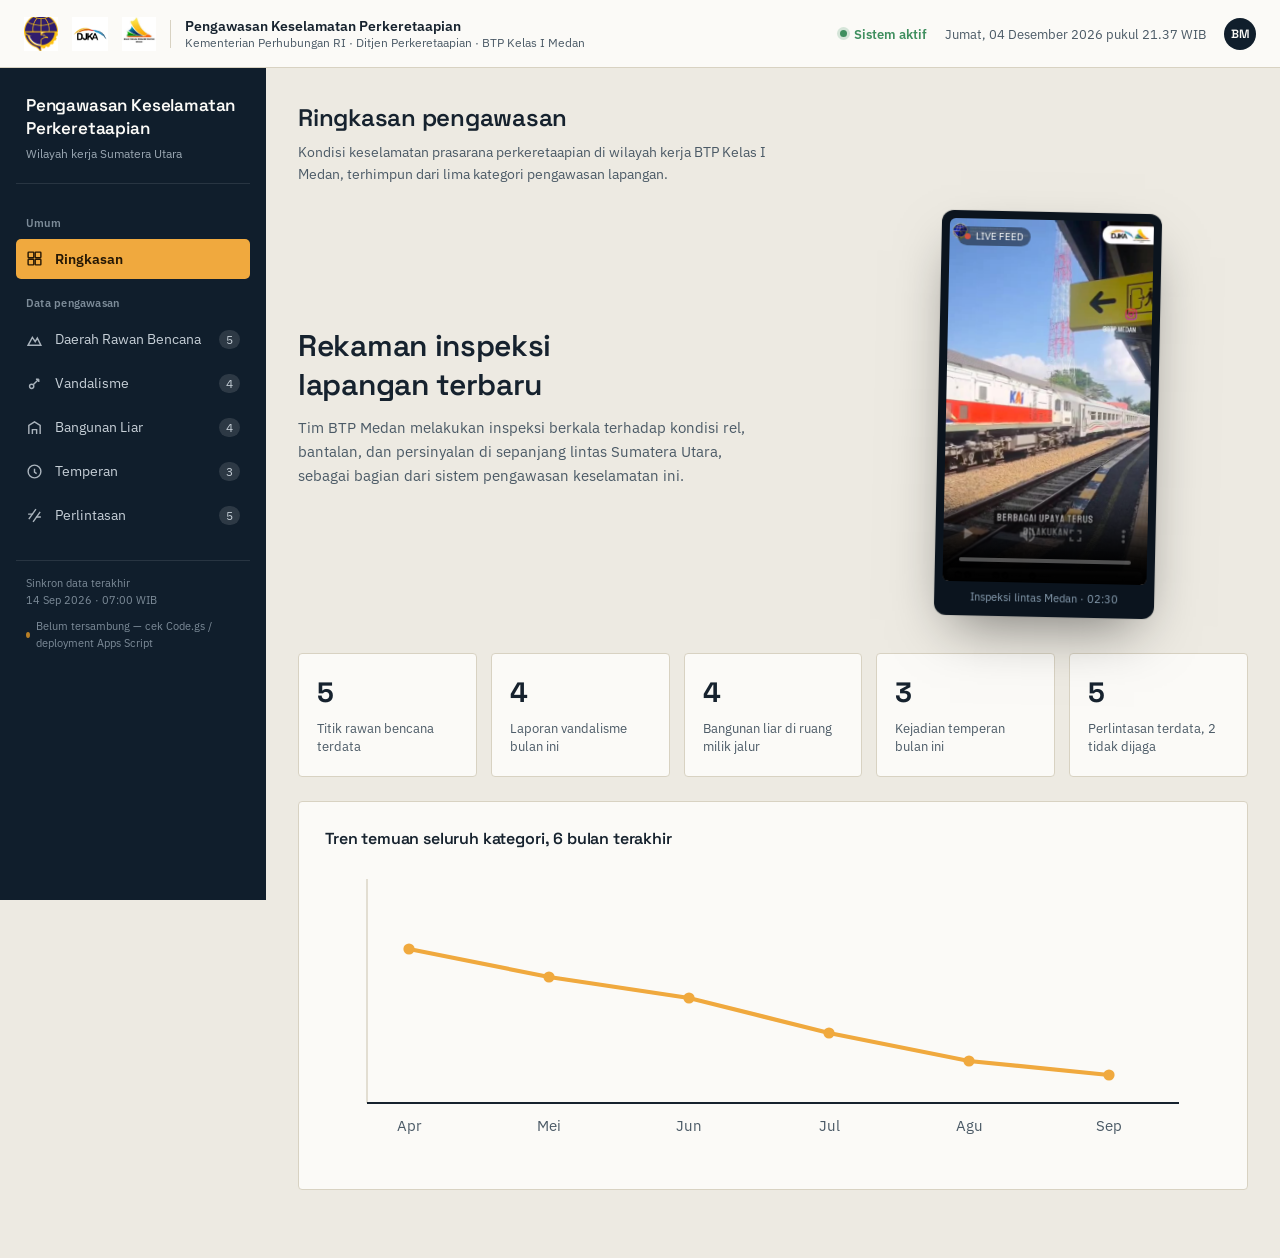
<file: index.html>
<!DOCTYPE html>
<html lang="id">
<head>
<meta charset="UTF-8">
<meta name="viewport" content="width=device-width, initial-scale=1.0">
<title>Pengawasan Keselamatan Perkeretaapian — BTP Kelas I Medan</title>
<link rel="preconnect" href="https://fonts.googleapis.com">
<link rel="preconnect" href="https://fonts.gstatic.com" crossorigin>
<link href="https://fonts.googleapis.com/css2?family=Space+Grotesk:wght@500;600;700&family=IBM+Plex+Sans:wght@400;500;600&display=swap" rel="stylesheet">
<style>

  :root{
    --navy:#101E2C;
    --navy-2:#182A3D;
    --amber:#F0A93E;
    --amber-dim:#B87F26;
    --red:#D6503F;
    --ballast:#EDEAE2;
    --ballast-2:#E2DDD0;
    --steel:#4C7A9E;
    --ink:#16222E;
    --ink-soft:#4B5A66;
    --green:#3F8F5F;
    --line:#D8D2C2;
    --white:#FBFAF7;
    --sidebar-w:266px;
    --topbar-h:68px;
  }
  *{box-sizing:border-box;}
  body{margin:0; background:var(--ballast); color:var(--ink); font-family:'IBM Plex Sans',sans-serif; -webkit-font-smoothing:antialiased;}
  h1,h2,h3,.display{font-family:'Space Grotesk',sans-serif; margin:0; letter-spacing:-0.01em;}
  img,video{max-width:100%; display:block;}
  button{font-family:inherit;}
  :focus-visible{outline:3px solid var(--amber); outline-offset:2px;}
  @media (prefers-reduced-motion: reduce){*{animation-duration:0.001ms !important; animation-iteration-count:1 !important;}}

  /* ---------- TOPBAR (kop surat) ---------- */
  .topbar{
    height:var(--topbar-h);
    background:var(--white);
    border-bottom:1px solid var(--line);
    display:flex; align-items:center; justify-content:space-between;
    padding:0 24px; position:sticky; top:0; z-index:60;
  }
  .topbar-brand{display:flex; align-items:center; gap:14px;}
  .topbar-brand img{height:34px; width:auto;}
  .brand-div{width:1px; height:28px; background:var(--line);}
  .topbar-text strong{display:block; font-size:13.5px; font-weight:600; color:var(--ink);}
  .topbar-text span{display:block; font-size:11.5px; color:var(--ink-soft);}
  .topbar-right{display:flex; align-items:center; gap:18px; font-size:12.5px; color:var(--ink-soft);}
  .topbar-right .status{display:flex; align-items:center; gap:7px; font-weight:600; color:var(--green);}
  .topbar-right .status i{width:7px;height:7px;border-radius:50%;background:var(--green); box-shadow:0 0 0 3px rgba(63,143,95,0.2);}
  .avatar{width:32px;height:32px;border-radius:50%;background:var(--navy); color:var(--white); display:flex; align-items:center; justify-content:center; font-size:12px; font-weight:600; font-family:'Space Grotesk',sans-serif;}

  /* ---------- APP SHELL ---------- */
  .shell{display:flex; min-height:calc(100vh - var(--topbar-h));}
  .sidebar{
    width:var(--sidebar-w); flex:none; background:var(--navy); color:var(--white);
    padding:26px 16px; position:sticky; top:var(--topbar-h); align-self:flex-start;
    height:calc(100vh - var(--topbar-h)); overflow-y:auto;
  }
  .app-title{padding:0 10px 22px; border-bottom:1px solid rgba(255,255,255,0.1); margin-bottom:18px;}
  .app-title h1{font-size:17px; font-weight:600; line-height:1.35;}
  .app-title p{margin:6px 0 0; font-size:12px; color:#9AA7B2;}

  nav.sidemenu{display:flex; flex-direction:column; gap:3px;}
  .nav-label{font-size:11px; text-transform:none; color:#7D8C99; padding:14px 10px 6px; font-weight:600; letter-spacing:0.02em;}
  .nav-item{
    display:flex; align-items:center; gap:12px;
    padding:11px 10px; border-radius:5px; cursor:pointer; border:none; background:none;
    color:#C6CFD7; font-size:14px; text-align:left; width:100%;
  }
  .nav-item svg{flex:none; opacity:0.85;}
  .nav-item:hover{background:rgba(255,255,255,0.06); color:var(--white);}
  .nav-item.active{background:var(--amber); color:#241705; font-weight:600;}
  .nav-item.active svg{opacity:1;}
  .nav-count{margin-left:auto; font-size:11.5px; background:rgba(255,255,255,0.12); padding:2px 7px; border-radius:20px;}
  .nav-item.active .nav-count{background:rgba(36,23,5,0.18); color:#241705;}

  .sidebar-foot{margin-top:24px; padding:14px 10px 0; border-top:1px solid rgba(255,255,255,0.1); font-size:11px; color:#7D8C99; line-height:1.6;}

  main{flex:1; min-width:0; padding:34px 32px 60px;}
  .panel{display:none;}
  .panel.active{display:block;}

  .page-head{margin-bottom:26px;}
  .page-head h2{font-size:24px; font-weight:600;}
  .page-head p{margin:8px 0 0; font-size:14px; color:var(--ink-soft); max-width:64ch; line-height:1.6;}

  @media (max-width:940px){
    .shell{flex-direction:column;}
    .sidebar{
      width:100%; height:auto; position:sticky; top:var(--topbar-h);
      padding:14px 12px; overflow-x:auto;
    }
    .app-title{display:none;}
    nav.sidemenu{flex-direction:row; gap:8px;}
    .nav-label{display:none;}
    .nav-item{flex:none; white-space:nowrap;}
    .sidebar-foot{display:none;}
    main{padding:24px 18px 48px;}
  }

  /* ---------- REUSABLE: KPI / STAT CHIPS ---------- */
  .chips{display:flex; gap:14px; flex-wrap:wrap; margin-bottom:28px;}
  .chip{
    background:var(--white); border:1px solid var(--line); border-radius:4px;
    padding:16px 20px; min-width:160px; flex:1 1 200px;
  }
  .chip .num{font-family:'Space Grotesk',sans-serif; font-size:26px; font-weight:700;}
  .chip .lbl{margin-top:4px; font-size:12.5px; color:var(--ink-soft);}
  .chip.accent-red .num{color:var(--red);}
  .chip.accent-amber .num{color:var(--amber-dim);}
  .chip.accent-green .num{color:var(--green);}
  .chip.accent-steel .num{color:var(--steel);}

  /* clickable summary cards on Ringkasan */
  .cat-grid{display:grid; grid-template-columns:repeat(5,1fr); gap:14px; margin-top:8px;}
  .cat-card{
    background:var(--white); border:1px solid var(--line); border-radius:4px;
    padding:20px 18px; cursor:pointer; text-align:left; font-family:inherit;
    display:flex; flex-direction:column; gap:10px; transition:border-color .15s, transform .15s;
  }
  .cat-card:hover{border-color:var(--steel); transform:translateY(-2px);}
  .cat-card .num{font-family:'Space Grotesk',sans-serif; font-size:28px; font-weight:700; color:var(--ink);}
  .cat-card .lbl{font-size:13px; color:var(--ink-soft); line-height:1.4;}
  @media (max-width:940px){.cat-grid{grid-template-columns:repeat(2,1fr);}}
  @media (max-width:560px){.cat-grid{grid-template-columns:1fr;}}

  /* ---------- FILTER BAR ---------- */
  .filterbar{display:flex; gap:10px; flex-wrap:wrap; margin-bottom:20px;}
  .filter-btn{
    padding:8px 16px; border-radius:20px; border:1px solid var(--line); background:var(--white);
    font-size:13px; color:var(--ink-soft); cursor:pointer;
  }
  .filter-btn.active{background:var(--navy); color:var(--white); border-color:var(--navy);}

  /* ---------- TABLE ---------- */
  .table-card{background:var(--white); border:1px solid var(--line); border-radius:4px; overflow:hidden;}
  table.data{width:100%; border-collapse:collapse;}
  table.data thead th{
    text-align:left; font-size:12px; color:var(--ink-soft); font-weight:600;
    padding:14px 18px; border-bottom:2px solid var(--ink); white-space:nowrap;
  }
  table.data tbody td{padding:15px 18px; font-size:13.5px; border-bottom:1px solid var(--line); vertical-align:top;}
  table.data tbody tr:last-child td{border-bottom:none;}
  table.data tbody tr:hover{background:#F7F5EF;}
  .badge{display:inline-flex; align-items:center; gap:6px; padding:4px 10px; border-radius:20px; font-size:11.5px; font-weight:600; white-space:nowrap;}
  .badge.tinggi, .badge.belum{background:#F7E1DD; color:var(--red);}
  .badge.sedang, .badge.proses{background:#FCEBD2; color:var(--amber-dim);}
  .badge.rendah, .badge.selesai, .badge.dijaga{background:#DEEFE2; color:var(--green);}
  .badge.tidakdijaga{background:#E7ECF0; color:var(--steel);}

  @media (max-width:900px){
    table.data thead{display:none;}
    table.data, table.data tbody, table.data tr, table.data td{display:block; width:100%;}
    table.data tr{padding:14px 0; border-bottom:1px solid var(--line);}
    table.data td{border:none; padding:4px 18px;}
    table.data td::before{content:attr(data-label); display:block; font-size:11px; color:var(--ink-soft); margin-bottom:2px;}
  }

  .note{margin-top:16px; font-size:12.5px; color:var(--ink-soft); font-style:italic;}

  /* ---------- HERO (Ringkasan) ---------- */
  .hero-flex{display:grid; grid-template-columns:1.1fr 0.85fr; gap:32px; align-items:center; margin-bottom:36px;}
  .hero-copy h2{font-size:clamp(22px,2.6vw,30px); font-weight:600; max-width:20ch;}
  .hero-copy p{margin-top:12px; font-size:14.5px; color:var(--ink-soft); line-height:1.65; max-width:52ch;}
  .monitor{
    position:relative; width:min(220px,70vw); margin:0 auto; border-radius:12px;
    background:#0B141E; padding:8px 8px 12px;
    box-shadow:0 24px 55px -18px rgba(0,0,0,0.5), 0 0 0 1px rgba(0,0,0,0.06);
    transform:rotate(1.2deg);
  }
  .monitor-screen{position:relative; border-radius:6px; overflow:hidden; aspect-ratio:478/850; background:#000;}
  .monitor-screen video{width:100%; height:100%; object-fit:cover;}
  .monitor-tag{position:absolute; top:8px; left:8px; right:8px; display:flex; justify-content:space-between; font-size:10px; color:#fff; z-index:2; pointer-events:none;}
  .rec{display:flex; align-items:center; gap:5px; background:rgba(0,0,0,0.45); padding:3px 7px; border-radius:20px;}
  .rec i{width:6px;height:6px;border-radius:50%;background:var(--red); animation:pulse 1.6s infinite;}
  @keyframes pulse{0%,100%{opacity:1;}50%{opacity:0.25;}}
  .monitor-caption{text-align:center; font-size:11px; color:#8AA0B3; padding-top:8px;}

  @media (max-width:900px){.hero-flex{grid-template-columns:1fr;}}

  /* chart */
  .chart-card{background:var(--white); border:1px solid var(--line); border-radius:4px; padding:26px; margin-bottom:8px;}
  .chart-card h3{font-size:16px; font-weight:600; margin-bottom:16px;}


  /* ---------- ADD-ONS: tombol tambah, modal, toast, status DB ---------- */
  .panel-toolbar{display:flex; justify-content:flex-end; margin-bottom:14px;}
  .btn-add{
    display:inline-flex; align-items:center; gap:8px; background:var(--navy); color:var(--white);
    border:none; border-radius:5px; padding:10px 18px; font-size:13.5px; font-weight:600;
    cursor:pointer; font-family:inherit;
  }
  .btn-add:hover{background:var(--navy-2);}
  .btn-add svg{flex:none;}

  .db-status{display:flex; align-items:center; gap:6px; font-size:10.5px; margin-top:8px;}
  .db-status i{width:6px;height:6px;border-radius:50%; background:#7D8C99;}
  .db-status.ok i{background:var(--green);}
  .db-status.off i{background:var(--amber-dim);}

  .modal-overlay{
    position:fixed; inset:0; background:rgba(16,30,44,0.55); z-index:200;
    display:none; align-items:flex-start; justify-content:center; padding:40px 16px; overflow-y:auto;
  }
  .modal-overlay.open{display:flex;}
  .modal-box{
    background:var(--white); border-radius:6px; width:100%; max-width:480px;
    padding:26px 26px 22px; box-shadow:0 30px 70px -20px rgba(0,0,0,0.45);
  }
  .modal-box h3{font-size:17px; font-weight:600; margin-bottom:4px;}
  .modal-box .modal-sub{font-size:12.5px; color:var(--ink-soft); margin-bottom:18px;}
  .field{margin-bottom:14px;}
  .field label{display:block; font-size:12.5px; font-weight:600; color:var(--ink); margin-bottom:6px;}
  .field input, .field select{
    width:100%; padding:10px 12px; border:1px solid var(--line); border-radius:4px;
    font-size:13.5px; font-family:inherit; color:var(--ink); background:var(--white);
  }
  .field input:focus, .field select:focus{border-color:var(--steel);}
  .modal-actions{display:flex; justify-content:flex-end; gap:10px; margin-top:20px;}
  .btn-secondary{background:none; border:1px solid var(--line); color:var(--ink-soft); border-radius:5px; padding:9px 16px; font-size:13px; cursor:pointer; font-family:inherit;}
  .btn-primary{background:var(--amber); border:none; color:#241705; border-radius:5px; padding:9px 18px; font-size:13px; font-weight:600; cursor:pointer; font-family:inherit;}
  .btn-primary:hover{background:var(--amber-dim); color:var(--white);}

  .toast{
    position:fixed; bottom:24px; left:50%; transform:translateX(-50%) translateY(20px);
    background:var(--navy); color:var(--white); padding:12px 20px; border-radius:6px;
    font-size:13px; z-index:300; opacity:0; pointer-events:none; transition:opacity .2s, transform .2s;
    box-shadow:0 15px 35px -10px rgba(0,0,0,0.4);
  }
  .toast.show{opacity:1; transform:translateX(-50%) translateY(0);}
  .toast.warn{background:var(--amber-dim);}
</style>
</head>
<body>

<div class="topbar">
  <div class="topbar-brand">
    <img src="[data-uri]" alt="Logo Kementerian Perhubungan RI">
    <img src="[data-uri]" alt="Logo Direktorat Jenderal Perkeretaapian">
    <img src="[data-uri]" alt="Logo Balai Teknik Perkeretaapian Medan">
    <div class="brand-div"></div>
    <div class="topbar-text">
      <strong>Pengawasan Keselamatan Perkeretaapian</strong>
      <span>Kementerian Perhubungan RI · Ditjen Perkeretaapian · BTP Kelas I Medan</span>
    </div>
  </div>
  <div class="topbar-right">
    <span class="status"><i></i> Sistem aktif</span>
    <span id="clock"></span>
    <div class="avatar">BM</div>
  </div>
</div>

<div class="shell">
  <aside class="sidebar">
    <div class="app-title">
      <h1>Pengawasan Keselamatan Perkeretaapian</h1>
      <p>Wilayah kerja Sumatera Utara</p>
    </div>

    <nav class="sidemenu" id="sidemenu">
      <span class="nav-label">Umum</span>
      <button class="nav-item active" data-tab="ringkasan">
        <svg width="17" height="17" viewBox="0 0 24 24" fill="none" stroke="currentColor" stroke-width="2"><rect x="3" y="3" width="8" height="8" rx="1"/><rect x="13" y="3" width="8" height="8" rx="1"/><rect x="3" y="13" width="8" height="8" rx="1"/><rect x="13" y="13" width="8" height="8" rx="1"/></svg>
        Ringkasan
      </button>

      <span class="nav-label">Data pengawasan</span>
      <button class="nav-item" data-tab="bencana">
        <svg width="17" height="17" viewBox="0 0 24 24" fill="none" stroke="currentColor" stroke-width="2"><path d="M3 20l6-11 4 6 3-5 5 10z"/></svg>
        Daerah Rawan Bencana
        <span class="nav-count" id="navcount-bencana">18</span>
      </button>
      <button class="nav-item" data-tab="vandalisme">
        <svg width="17" height="17" viewBox="0 0 24 24" fill="none" stroke="currentColor" stroke-width="2"><circle cx="8" cy="16" r="3"/><path d="M10.5 13.5L18 6m0 0h-4m4 0v4"/></svg>
        Vandalisme
        <span class="nav-count" id="navcount-vandalisme">7</span>
      </button>
      <button class="nav-item" data-tab="bangunan">
        <svg width="17" height="17" viewBox="0 0 24 24" fill="none" stroke="currentColor" stroke-width="2"><path d="M4 21V9l8-5 8 5v12"/><path d="M9 21v-6h6v6"/></svg>
        Bangunan Liar
        <span class="nav-count" id="navcount-bangunan">12</span>
      </button>
      <button class="nav-item" data-tab="temperan">
        <svg width="17" height="17" viewBox="0 0 24 24" fill="none" stroke="currentColor" stroke-width="2"><circle cx="12" cy="12" r="9"/><path d="M12 8v5l3 2"/></svg>
        Temperan
        <span class="nav-count" id="navcount-temperan">3</span>
      </button>
      <button class="nav-item" data-tab="perlintasan">
        <svg width="17" height="17" viewBox="0 0 24 24" fill="none" stroke="currentColor" stroke-width="2"><path d="M4 17L14 3M10 21L20 7"/><path d="M3 10h7M14 14h7"/></svg>
        Perlintasan
        <span class="nav-count" id="navcount-perlintasan">146</span>
      </button>
    </nav>

    <div class="sidebar-foot">
      Sinkron data terakhir<br><span id="sync-time">14 Sep 2026 · 07:00 WIB</span>
      <div class="db-status off" id="db-status"><i></i> <span id="db-status-text">Menghubungkan ke database…</span></div>
    </div>
  </aside>

  <main>

    <!-- ================= RINGKASAN ================= -->
    <section class="panel active" id="panel-ringkasan">
      <div class="page-head">
        <h2>Ringkasan pengawasan</h2>
        <p>Kondisi keselamatan prasarana perkeretaapian di wilayah kerja BTP Kelas I Medan, terhimpun dari lima kategori pengawasan lapangan.</p>
      </div>

      <div class="hero-flex">
        <div class="hero-copy">
          <h2>Rekaman inspeksi lapangan terbaru</h2>
          <p>Tim BTP Medan melakukan inspeksi berkala terhadap kondisi rel, bantalan, dan persinyalan di sepanjang lintas Sumatera Utara, sebagai bagian dari sistem pengawasan keselamatan ini.</p>
        </div>
        <div>
          <div class="monitor">
            <div class="monitor-screen">
              <div class="monitor-tag"><span class="rec"><i></i> LIVE FEED</span></div>
              <video src="inspeksi-lapangan.mp4" poster="[data-uri]" controls playsinline preload="metadata" aria-label="Rekaman inspeksi lapangan BTP Kelas I Medan"></video>
            </div>
            <div class="monitor-caption">Inspeksi lintas Medan · 02:30</div>
          </div>
        </div>
      </div>

      <div class="cat-grid">
        <button class="cat-card" data-goto="bencana">
          <div class="num" id="cat-num-bencana">18</div>
          <div class="lbl">Titik rawan bencana terdata</div>
        </button>
        <button class="cat-card" data-goto="vandalisme">
          <div class="num" id="cat-num-vandalisme">7</div>
          <div class="lbl">Laporan vandalisme bulan ini</div>
        </button>
        <button class="cat-card" data-goto="bangunan">
          <div class="num" id="cat-num-bangunan">12</div>
          <div class="lbl">Bangunan liar di ruang milik jalur</div>
        </button>
        <button class="cat-card" data-goto="temperan">
          <div class="num" id="cat-num-temperan">3</div>
          <div class="lbl">Kejadian temperan bulan ini</div>
        </button>
        <button class="cat-card" data-goto="perlintasan">
          <div class="num" id="cat-num-perlintasan">146</div>
          <div class="lbl" id="cat-lbl-perlintasan">Perlintasan terdata, 38 tidak dijaga</div>
        </button>
      </div>

      <div class="chart-card" style="margin-top:24px;">
        <h3>Tren temuan seluruh kategori, 6 bulan terakhir</h3>
        <svg viewBox="0 0 640 210" width="100%" role="img" aria-label="Grafik garis tren temuan pengawasan menurun dalam 6 bulan terakhir">
          <line x1="30" y1="10" x2="30" y2="170" stroke="#D8D2C2" stroke-width="1"/>
          <line x1="30" y1="170" x2="610" y2="170" stroke="#16222E" stroke-width="1.5"/>
          <polyline fill="none" stroke="#F0A93E" stroke-width="3" points="60,60 160,80 260,95 360,120 460,140 560,150"/>
          <g fill="#F0A93E"><circle cx="60" cy="60" r="4"/><circle cx="160" cy="80" r="4"/><circle cx="260" cy="95" r="4"/><circle cx="360" cy="120" r="4"/><circle cx="460" cy="140" r="4"/><circle cx="560" cy="150" r="4"/></g>
          <g font-family="IBM Plex Sans" font-size="11" fill="#4B5A66" text-anchor="middle">
            <text x="60" y="190">Apr</text><text x="160" y="190">Mei</text><text x="260" y="190">Jun</text>
            <text x="360" y="190">Jul</text><text x="460" y="190">Agu</text><text x="560" y="190">Sep</text>
          </g>
        </svg>
      </div>
    </section>

    <!-- ================= RAWAN BENCANA ================= -->
    <section class="panel" id="panel-bencana">
      <div class="page-head">
        <h2>Data daerah rawan bencana</h2>
        <p>Titik-titik sepanjang jalur yang berpotensi terdampak longsor, banjir, amblesan, atau abrasi, beserta status mitigasinya.</p>
      </div>
      <div class="chips" id="chips-bencana"></div>
      <div class="panel-toolbar">
        <button class="btn-add" data-add="bencana"><svg width="15" height="15" viewBox="0 0 24 24" fill="none" stroke="currentColor" stroke-width="2.4"><path d="M12 5v14M5 12h14"/></svg>Tambah data</button>
      </div>
      <div class="table-card">
        <table class="data">
          <thead><tr><th>Lokasi / KM</th><th>Lintas</th><th>Jenis bencana</th><th>Tingkat risiko</th><th>Tindakan mitigasi</th><th>Update</th></tr></thead>
          <tbody id="tbody-bencana"></tbody>
        </table>
      </div>
      <p class="note">Data bersifat contoh ilustratif dan perlu digantikan dengan data hasil survei geoteknik BTP Medan. Data baru yang ditambahkan lewat form tersimpan ke database.</p>
    </section>

    <!-- ================= VANDALISME ================= -->
    <section class="panel" id="panel-vandalisme">
      <div class="page-head">
        <h2>Data vandalisme</h2>
        <p>Catatan kerusakan fasilitas akibat vandalisme dan pencurian komponen prasarana di sepanjang jalur.</p>
      </div>
      <div class="chips" id="chips-vandalisme"></div>
      <div class="panel-toolbar">
        <button class="btn-add" data-add="vandalisme"><svg width="15" height="15" viewBox="0 0 24 24" fill="none" stroke="currentColor" stroke-width="2.4"><path d="M12 5v14M5 12h14"/></svg>Tambah data</button>
      </div>
      <div class="table-card">
        <table class="data">
          <thead><tr><th>Tanggal</th><th>Lokasi</th><th>Lintas</th><th>Jenis kerusakan</th><th>Status</th></tr></thead>
          <tbody id="tbody-vandalisme"></tbody>
        </table>
      </div>
      <p class="note">Data disusun untuk kebutuhan analisis dan pencegahan, bukan untuk kepentingan lain. Angka bersifat contoh ilustratif.</p>
    </section>

    <!-- ================= BANGUNAN LIAR ================= -->
    <section class="panel" id="panel-bangunan">
      <div class="page-head">
        <h2>Data bangunan liar</h2>
        <p>Bangunan yang berdiri di ruang milik jalur (Rumija) tanpa izin, yang berpotensi mengganggu keselamatan operasi kereta api.</p>
      </div>
      <div class="chips" id="chips-bangunan"></div>
      <div class="panel-toolbar">
        <button class="btn-add" data-add="bangunan"><svg width="15" height="15" viewBox="0 0 24 24" fill="none" stroke="currentColor" stroke-width="2.4"><path d="M12 5v14M5 12h14"/></svg>Tambah data</button>
      </div>
      <div class="table-card">
        <table class="data">
          <thead><tr><th>Lokasi / KM</th><th>Lintas</th><th>Jarak ke as rel</th><th>Jenis bangunan</th><th>Status</th><th>Update</th></tr></thead>
          <tbody id="tbody-bangunan"></tbody>
        </table>
      </div>
      <p class="note">Batas ruang milik jalur (Rumija) merujuk pada ketentuan teknis prasarana perkeretaapian. Data contoh ilustratif.</p>
    </section>

    <!-- ================= TEMPERAN ================= -->
    <section class="panel" id="panel-temperan">
      <div class="page-head">
        <h2>Data temperan</h2>
        <p>Catatan kejadian benturan antara sarana perkeretaapian dengan kendaraan, benda, atau pengguna jalan di perlintasan maupun sepanjang jalur.</p>
      </div>
      <div class="chips" id="chips-temperan"></div>
      <div class="panel-toolbar">
        <button class="btn-add" data-add="temperan"><svg width="15" height="15" viewBox="0 0 24 24" fill="none" stroke="currentColor" stroke-width="2.4"><path d="M12 5v14M5 12h14"/></svg>Tambah data</button>
      </div>
      <div class="table-card">
        <table class="data">
          <thead><tr><th>Tanggal</th><th>Lokasi / KM</th><th>Lintas</th><th>Objek tertemper</th><th>Dampak</th><th>Status</th></tr></thead>
          <tbody id="tbody-temperan"></tbody>
        </table>
      </div>
      <p class="note">Data disusun untuk kebutuhan analisis dan pencegahan. Angka bersifat contoh ilustratif.</p>
    </section>

    <!-- ================= PERLINTASAN ================= -->
    <section class="panel" id="panel-perlintasan">
      <div class="page-head">
        <h2>Data perlintasan</h2>
        <p>Rekap perlintasan sebidang (JPL) di wilayah kerja BTP Medan, mencakup status penjagaan dan kondisi peralatan keselamatan.</p>
      </div>
      <div class="chips" id="chips-perlintasan"></div>
      <div class="panel-toolbar">
        <button class="btn-add" data-add="perlintasan"><svg width="15" height="15" viewBox="0 0 24 24" fill="none" stroke="currentColor" stroke-width="2.4"><path d="M12 5v14M5 12h14"/></svg>Tambah data</button>
      </div>
      <div class="table-card">
        <table class="data">
          <thead><tr><th>No. JPL</th><th>Lokasi / KM</th><th>Lintas</th><th>Penjagaan</th><th>Kondisi palang pintu</th><th>Volume kendaraan/hari</th></tr></thead>
          <tbody id="tbody-perlintasan"></tbody>
        </table>
      </div>
      <p class="note">Data bersifat contoh ilustratif dan perlu digantikan dengan hasil inventarisasi JPL BTP Medan.</p>
    </section>

  </main>
</div>

<!-- ================= MODAL TAMBAH DATA ================= -->
<div class="modal-overlay" id="modal-overlay">
  <div class="modal-box">
    <h3 id="modal-title">Tambah data</h3>
    <p class="modal-sub" id="modal-sub">Data akan langsung tampil di tabel dan tersimpan ke database.</p>
    <form id="modal-form"></form>
  </div>
</div>

<div class="toast" id="toast"></div>

<script>
// ============================================================================
// CONFIG — ganti URL ini kalau membuat deployment Apps Script baru.
// Script backendnya ada di file Code.gs (satu paket dengan dashboard ini).
// ============================================================================
const CONFIG = {
  APPS_SCRIPT_URL: 'https://script.google.com/macros/s/AKfycbzpkpKXTlEaA0TEBgEocjuqwGl9zvKyeispK-2IbKeWFVsDZExSz-lH7wy4lEopEPGj/exec'
};

// ============================================================================
// DATA MODEL — satu sumber kebenaran per panel: kolom tabel, field form,
// chip ringkasan, dan data (diisi data contoh + data dari database).
// ============================================================================
const PANELS = {
  bencana: {
    title: 'Data daerah rawan bencana',
    columns: [
      { key:'lokasi', label:'Lokasi / KM' },
      { key:'lintas', label:'Lintas' },
      { key:'jenis', label:'Jenis bencana' },
      { key:'risiko', label:'Tingkat risiko', badge:{ 'Tinggi':'tinggi', 'Sedang':'sedang', 'Rendah':'rendah' } },
      { key:'tindakan', label:'Tindakan mitigasi' },
      { key:'update', label:'Update' }
    ],
    fields: [
      { key:'lokasi', label:'Lokasi / KM', type:'text', placeholder:'KM 12+345', required:true },
      { key:'lintas', label:'Lintas', type:'select', options:['Medan–Belawan','Medan–Tebing Tinggi','Medan–Binjai','Tebing Tinggi–P. Siantar','P. Siantar–Rantau Prapat'] },
      { key:'jenis', label:'Jenis bencana', type:'text', placeholder:'Longsor lereng' },
      { key:'risiko', label:'Tingkat risiko', type:'select', options:['Tinggi','Sedang','Rendah'] },
      { key:'tindakan', label:'Tindakan mitigasi', type:'text', placeholder:'Pemasangan bronjong & drainase' },
      { key:'update', label:'Tanggal update', type:'date' }
    ],
    chips: [
      { label:'Risiko tinggi', accent:'red', filter:r=>r.risiko==='Tinggi' },
      { label:'Risiko sedang', accent:'amber', filter:r=>r.risiko==='Sedang' },
      { label:'Risiko rendah, dalam pemantauan', accent:'green', filter:r=>r.risiko==='Rendah' },
      { label:'Total titik terdata', accent:'steel', filter:()=>true }
    ],
    data: [
      { lokasi:'KM 42+300', lintas:'Medan–Tebing Tinggi', jenis:'Longsor lereng', risiko:'Tinggi', tindakan:'Pemasangan bronjong & drainase', update:'10 Sep 2026' },
      { lokasi:'KM 15+100', lintas:'Medan–Belawan', jenis:'Banjir rob', risiko:'Sedang', tindakan:'Peninggian badan jalan rel', update:'09 Sep 2026' },
      { lokasi:'KM 78+600', lintas:'Tebing Tinggi–P. Siantar', jenis:'Amblesan tanah', risiko:'Tinggi', tindakan:'Perkuatan struktur badan jalan', update:'08 Sep 2026' },
      { lokasi:'KM 6+800', lintas:'Medan–Binjai', jenis:'Genangan air musiman', risiko:'Rendah', tindakan:'Normalisasi saluran samping', update:'05 Sep 2026' },
      { lokasi:'KM 112+400', lintas:'P. Siantar–Rantau Prapat', jenis:'Erosi tebing sungai', risiko:'Sedang', tindakan:'Pemantauan berkala geoteknik', update:'03 Sep 2026' }
    ]
  },

  vandalisme: {
    title: 'Data vandalisme',
    columns: [
      { key:'tanggal', label:'Tanggal' },
      { key:'lokasi', label:'Lokasi' },
      { key:'lintas', label:'Lintas' },
      { key:'jenis', label:'Jenis kerusakan' },
      { key:'status', label:'Status', badge:{ 'Belum ditindak':'belum', 'Proses':'proses', 'Selesai':'selesai' } }
    ],
    fields: [
      { key:'tanggal', label:'Tanggal kejadian', type:'date' },
      { key:'lokasi', label:'Lokasi', type:'text', placeholder:'Sekitar Stasiun Tebing Tinggi', required:true },
      { key:'lintas', label:'Lintas', type:'select', options:['Medan–Belawan','Medan–Tebing Tinggi','Medan–Binjai','Tebing Tinggi–P. Siantar','P. Siantar–Rantau Prapat'] },
      { key:'jenis', label:'Jenis kerusakan', type:'text', placeholder:'Pencurian pengait rel (pendrol)' },
      { key:'status', label:'Status', type:'select', options:['Belum ditindak','Proses','Selesai'] }
    ],
    chips: [
      { label:'Belum ditindaklanjuti', accent:'red', filter:r=>r.status==='Belum ditindak' },
      { label:'Dalam proses penanganan', accent:'amber', filter:r=>r.status==='Proses' },
      { label:'Selesai ditangani', accent:'green', filter:r=>r.status==='Selesai' },
      { label:'Total laporan bulan ini', accent:'steel', filter:()=>true }
    ],
    data: [
      { tanggal:'12 Sep 2026', lokasi:'Sekitar Stasiun Tebing Tinggi', lintas:'Medan–Tebing Tinggi', jenis:'Pencurian pengait rel (pendrol)', status:'Belum ditindak' },
      { tanggal:'10 Sep 2026', lokasi:'KM 8+200', lintas:'Medan–Binjai', jenis:'Coretan pada dinding stasiun', status:'Proses' },
      { tanggal:'07 Sep 2026', lokasi:'Pagar pembatas KM 3+500', lintas:'Medan–Belawan', jenis:'Kerusakan pagar pengaman', status:'Selesai' },
      { tanggal:'04 Sep 2026', lokasi:'Perangkat persinyalan JPL 22', lintas:'Medan–Tebing Tinggi', jenis:'Kerusakan lampu sinyal', status:'Proses' }
    ]
  },

  bangunan: {
    title: 'Data bangunan liar',
    columns: [
      { key:'lokasi', label:'Lokasi / KM' },
      { key:'lintas', label:'Lintas' },
      { key:'jarak', label:'Jarak ke as rel' },
      { key:'jenis', label:'Jenis bangunan' },
      { key:'status', label:'Status', badge:{ 'Belum disomasi':'belum', 'Sudah disomasi':'proses', 'Sudah dibongkar':'selesai' } },
      { key:'update', label:'Update' }
    ],
    fields: [
      { key:'lokasi', label:'Lokasi / KM', type:'text', placeholder:'KM 2+100', required:true },
      { key:'lintas', label:'Lintas', type:'select', options:['Medan–Belawan','Medan–Tebing Tinggi','Medan–Binjai','Tebing Tinggi–P. Siantar','P. Siantar–Rantau Prapat'] },
      { key:'jarak', label:'Jarak ke as rel', type:'text', placeholder:'4 m' },
      { key:'jenis', label:'Jenis bangunan', type:'text', placeholder:'Warung semi permanen' },
      { key:'status', label:'Status', type:'select', options:['Belum disomasi','Sudah disomasi','Sudah dibongkar'] },
      { key:'update', label:'Tanggal update', type:'date' }
    ],
    chips: [
      { label:'Belum disomasi', accent:'red', filter:r=>r.status==='Belum disomasi' },
      { label:'Sudah disomasi', accent:'amber', filter:r=>r.status==='Sudah disomasi' },
      { label:'Sudah dibongkar', accent:'green', filter:r=>r.status==='Sudah dibongkar' },
      { label:'Total titik terdata', accent:'steel', filter:()=>true }
    ],
    data: [
      { lokasi:'KM 2+100', lintas:'Medan–Belawan', jarak:'4 m', jenis:'Warung semi permanen', status:'Belum disomasi', update:'11 Sep 2026' },
      { lokasi:'KM 5+700', lintas:'Medan–Binjai', jarak:'3 m', jenis:'Rumah tinggal', status:'Sudah disomasi', update:'09 Sep 2026' },
      { lokasi:'KM 18+900', lintas:'Medan–Tebing Tinggi', jarak:'2,5 m', jenis:'Gudang kayu', status:'Sudah dibongkar', update:'02 Sep 2026' },
      { lokasi:'KM 33+050', lintas:'Medan–Tebing Tinggi', jarak:'4,5 m', jenis:'Lapak pedagang', status:'Sudah disomasi', update:'30 Agu 2026' }
    ]
  },

  temperan: {
    title: 'Data temperan',
    columns: [
      { key:'tanggal', label:'Tanggal' },
      { key:'lokasi', label:'Lokasi / KM' },
      { key:'lintas', label:'Lintas' },
      { key:'objek', label:'Objek tertemper' },
      { key:'dampak', label:'Dampak' },
      { key:'status', label:'Status', badge:{ 'Investigasi':'proses', 'Selesai':'selesai' } }
    ],
    fields: [
      { key:'tanggal', label:'Tanggal kejadian', type:'date' },
      { key:'lokasi', label:'Lokasi / KM', type:'text', placeholder:'JPL 14, KM 4+200', required:true },
      { key:'lintas', label:'Lintas', type:'select', options:['Medan–Belawan','Medan–Tebing Tinggi','Medan–Binjai','Tebing Tinggi–P. Siantar','P. Siantar–Rantau Prapat'] },
      { key:'objek', label:'Objek tertemper', type:'text', placeholder:'Kendaraan roda dua' },
      { key:'dampak', label:'Dampak', type:'select', options:['Ringan','Sedang','Berat'] },
      { key:'status', label:'Status', type:'select', options:['Investigasi','Selesai'] }
    ],
    chips: [
      { label:'Kejadian bulan ini', accent:'red', filter:()=>true },
      { label:'Dalam investigasi', accent:'amber', filter:r=>r.status==='Investigasi' },
      { label:'Investigasi selesai', accent:'green', filter:r=>r.status==='Selesai' },
      { label:'Dibanding bulan lalu', accent:'steel', filter:null, staticValue:'-18%' }
    ],
    data: [
      { tanggal:'13 Sep 2026', lokasi:'JPL 14, KM 4+200', lintas:'Medan–Belawan', objek:'Kendaraan roda dua', dampak:'Ringan', status:'Investigasi' },
      { tanggal:'06 Sep 2026', lokasi:'JPL 31, KM 21+700', lintas:'Medan–Tebing Tinggi', objek:'Kendaraan roda empat', dampak:'Sedang', status:'Selesai' },
      { tanggal:'29 Agu 2026', lokasi:'KM 9+050 (perlintasan liar)', lintas:'Medan–Binjai', objek:'Hewan ternak', dampak:'Ringan', status:'Selesai' }
    ]
  },

  perlintasan: {
    title: 'Data perlintasan',
    columns: [
      { key:'no', label:'No. JPL' },
      { key:'lokasi', label:'Lokasi / KM' },
      { key:'lintas', label:'Lintas' },
      { key:'penjagaan', label:'Penjagaan', badge:{ 'Dijaga':'dijaga', 'Tidak dijaga':'tidakdijaga' } },
      { key:'kondisi', label:'Kondisi palang pintu' },
      { key:'volume', label:'Volume kendaraan/hari' }
    ],
    fields: [
      { key:'no', label:'No. JPL', type:'text', placeholder:'JPL 07', required:true },
      { key:'lokasi', label:'Lokasi / KM', type:'text', placeholder:'KM 3+900' },
      { key:'lintas', label:'Lintas', type:'select', options:['Medan–Belawan','Medan–Tebing Tinggi','Medan–Binjai','Tebing Tinggi–P. Siantar','P. Siantar–Rantau Prapat'] },
      { key:'penjagaan', label:'Penjagaan', type:'select', options:['Dijaga','Tidak dijaga'] },
      { key:'kondisi', label:'Kondisi palang pintu', type:'select', options:['Baik','Perlu perbaikan','Tidak ada'] },
      { key:'volume', label:'Volume kendaraan/hari', type:'text', placeholder:'~2.400' }
    ],
    chips: [
      { label:'Perlintasan dijaga', accent:'green', filter:r=>r.penjagaan==='Dijaga' },
      { label:'Tidak dijaga / liar', accent:'red', filter:r=>r.penjagaan==='Tidak dijaga' },
      { label:'Palang pintu perlu perbaikan', accent:'amber', filter:r=>r.kondisi==='Perlu perbaikan' },
      { label:'Total perlintasan terdata', accent:'steel', filter:()=>true }
    ],
    data: [
      { no:'JPL 07', lokasi:'KM 3+900', lintas:'Medan–Belawan', penjagaan:'Dijaga', kondisi:'Baik', volume:'~2.400' },
      { no:'JPL 14', lokasi:'KM 4+200', lintas:'Medan–Belawan', penjagaan:'Dijaga', kondisi:'Perlu perbaikan', volume:'~3.100' },
      { no:'JPL 22', lokasi:'KM 12+050', lintas:'Medan–Tebing Tinggi', penjagaan:'Tidak dijaga', kondisi:'Tidak ada', volume:'~640' },
      { no:'JPL 31', lokasi:'KM 21+700', lintas:'Medan–Tebing Tinggi', penjagaan:'Dijaga', kondisi:'Baik', volume:'~1.850' },
      { no:'JPL 45', lokasi:'KM 6+800', lintas:'Medan–Binjai', penjagaan:'Tidak dijaga', kondisi:'Tidak ada', volume:'~980' }
    ]
  }
};

const CAT_LABELS = {
  bencana: n => `${n} titik rawan bencana terdata`,
  vandalisme: n => `${n} laporan vandalisme bulan ini`,
  bangunan: n => `${n} bangunan liar di ruang milik jalur`,
  temperan: n => `${n} kejadian temperan bulan ini`
};

// ============================================================================
// HELPERS
// ============================================================================
const BULAN_ID = ['Jan','Feb','Mar','Apr','Mei','Jun','Jul','Agu','Sep','Okt','Nov','Des'];

function formatTanggalID(isoDate){
  if(!isoDate) return '';
  const d = new Date(isoDate + 'T00:00:00');
  if(isNaN(d)) return isoDate;
  return String(d.getDate()).padStart(2,'0') + ' ' + BULAN_ID[d.getMonth()] + ' ' + d.getFullYear();
}

function todayISO(){
  const d = new Date();
  return d.getFullYear() + '-' + String(d.getMonth()+1).padStart(2,'0') + '-' + String(d.getDate()).padStart(2,'0');
}

function escapeHTML(str){
  return String(str ?? '').replace(/[&<>"']/g, c => ({'&':'&amp;','<':'&lt;','>':'&gt;','"':'&quot;',"'":'&#39;'}[c]));
}

function showToast(msg, warn){
  const t = document.getElementById('toast');
  t.textContent = msg;
  t.className = 'toast show' + (warn ? ' warn' : '');
  clearTimeout(showToast._t);
  showToast._t = setTimeout(() => { t.className = 'toast'; }, 3200);
}

// ============================================================================
// RENDER
// ============================================================================
function renderRow(panel, row){
  return '<tr>' + panel.columns.map(col => {
    const val = row[col.key] ?? '';
    if(col.badge){
      const cls = col.badge[val] || 'proses';
      return `<td data-label="${escapeHTML(col.label)}"><span class="badge ${cls}">${escapeHTML(val)}</span></td>`;
    }
    return `<td data-label="${escapeHTML(col.label)}">${escapeHTML(val)}</td>`;
  }).join('') + '</tr>';
}

function renderChips(key){
  const panel = PANELS[key];
  const wrap = document.getElementById('chips-' + key);
  wrap.innerHTML = panel.chips.map(chip => {
    const val = chip.staticValue !== undefined ? chip.staticValue : panel.data.filter(chip.filter).length;
    return `<div class="chip accent-${chip.accent}"><div class="num">${escapeHTML(val)}</div><div class="lbl">${escapeHTML(chip.label)}</div></div>`;
  }).join('');
}

function renderPanel(key){
  const panel = PANELS[key];
  document.getElementById('tbody-' + key).innerHTML =
    panel.data.map(row => renderRow(panel, row)).join('') ||
    '<tr><td colspan="' + panel.columns.length + '" style="text-align:center; color:var(--ink-soft); padding:24px;">Belum ada data.</td></tr>';
  renderChips(key);
}

function renderAllPanels(){
  Object.keys(PANELS).forEach(renderPanel);
  updateRingkasan();
}

function updateRingkasan(){
  Object.keys(CAT_LABELS).forEach(key => {
    const n = PANELS[key].data.length;
    document.getElementById('cat-num-' + key).textContent = n;
    document.getElementById('navcount-' + key).textContent = n;
  });
  const perl = PANELS.perlintasan.data;
  const total = perl.length;
  const tidakDijaga = perl.filter(r => r.penjagaan === 'Tidak dijaga').length;
  document.getElementById('cat-num-perlintasan').textContent = total;
  document.getElementById('navcount-perlintasan').textContent = total;
  document.getElementById('cat-lbl-perlintasan').textContent = `Perlintasan terdata, ${tidakDijaga} tidak dijaga`;
}

// ============================================================================
// MODAL / FORM TAMBAH DATA
// ============================================================================
let currentPanelKey = null;

function openAddModal(key){
  currentPanelKey = key;
  const panel = PANELS[key];
  document.getElementById('modal-title').textContent = 'Tambah data — ' + panel.title;
  const form = document.getElementById('modal-form');
  form.innerHTML = panel.fields.map(f => {
    const id = 'f-' + f.key;
    if(f.type === 'select'){
      return `<div class="field"><label for="${id}">${escapeHTML(f.label)}</label>
        <select id="${id}" name="${f.key}">
          ${f.options.map(o => `<option value="${escapeHTML(o)}">${escapeHTML(o)}</option>`).join('')}
        </select></div>`;
    }
    if(f.type === 'date'){
      return `<div class="field"><label for="${id}">${escapeHTML(f.label)}</label>
        <input type="date" id="${id}" name="${f.key}" value="${todayISO()}"></div>`;
    }
    return `<div class="field"><label for="${id}">${escapeHTML(f.label)}</label>
      <input type="text" id="${id}" name="${f.key}" placeholder="${escapeHTML(f.placeholder||'')}" ${f.required?'required':''}></div>`;
  }).join('') + `
    <div class="modal-actions">
      <button type="button" class="btn-secondary" id="modal-cancel">Batal</button>
      <button type="submit" class="btn-primary">Simpan data</button>
    </div>`;
  document.getElementById('modal-overlay').classList.add('open');
  const firstInput = form.querySelector('input, select');
  if(firstInput) firstInput.focus();
}

function closeModal(){
  document.getElementById('modal-overlay').classList.remove('open');
  currentPanelKey = null;
}

function handleFormSubmit(e){
  e.preventDefault();
  const key = currentPanelKey;
  const panel = PANELS[key];
  const fd = new FormData(e.target);
  const row = {};
  panel.fields.forEach(f => {
    let val = (fd.get(f.key) || '').toString().trim();
    if(f.type === 'date' && val) val = formatTanggalID(val);
    row[f.key] = val;
  });
  addEntry(key, row);
}

function addEntry(key, row){
  const panel = PANELS[key];
  panel.data.unshift(row);
  renderPanel(key);
  updateRingkasan();
  closeModal();
  showToast('Data tersimpan ke tabel “' + panel.title + '”.');
  saveToDatabase(key, row);
}

// ============================================================================
// SINKRONISASI DATABASE (Google Apps Script + Google Sheet)
// ============================================================================
function setDbStatus(ok, text){
  const el = document.getElementById('db-status');
  el.className = 'db-status ' + (ok ? 'ok' : 'off');
  document.getElementById('db-status-text').textContent = text;
}

async function saveToDatabase(key, row){
  const pending = JSON.parse(localStorage.getItem('btp_pending') || '[]');
  try{
    const res = await fetch(CONFIG.APPS_SCRIPT_URL, {
      method: 'POST',
      headers: { 'Content-Type': 'text/plain;charset=utf-8' }, // hindari CORS preflight
      body: JSON.stringify({ panel: key, data: row })
    });
    const json = await res.json();
    if(json.status !== 'ok') throw new Error(json.message || 'Gagal menyimpan');
    setDbStatus(true, 'Tersambung ke database');
  }catch(err){
    pending.push({ panel: key, data: row });
    localStorage.setItem('btp_pending', JSON.stringify(pending));
    setDbStatus(false, 'Offline — data disimpan lokal, akan disinkron ulang');
    console.warn('Gagal menyimpan ke database, disimpan sebagai antrean lokal:', err);
  }
}

async function flushPending(){
  const pending = JSON.parse(localStorage.getItem('btp_pending') || '[]');
  if(!pending.length) return;
  const remaining = [];
  for(const item of pending){
    try{
      const res = await fetch(CONFIG.APPS_SCRIPT_URL, {
        method: 'POST',
        headers: { 'Content-Type': 'text/plain;charset=utf-8' },
        body: JSON.stringify(item)
      });
      const json = await res.json();
      if(json.status !== 'ok') throw new Error('gagal');
    }catch(err){
      remaining.push(item);
    }
  }
  localStorage.setItem('btp_pending', JSON.stringify(remaining));
}

async function loadFromDatabase(){
  let anySuccess = false;
  for(const key of Object.keys(PANELS)){
    try{
      const res = await fetch(CONFIG.APPS_SCRIPT_URL + '?panel=' + encodeURIComponent(key));
      const json = await res.json();
      if(json.status === 'ok' && Array.isArray(json.rows) && json.rows.length){
        const rows = json.rows.map(r => {
          const clean = {};
          PANELS[key].fields.forEach(f => { clean[f.key] = r[f.key] ?? ''; });
          return clean;
        });
        PANELS[key].data = rows.concat(PANELS[key].data);
        anySuccess = true;
      }
      if(json.status === 'ok') anySuccess = true;
    }catch(err){
      console.warn('Gagal memuat panel', key, err);
    }
  }
  renderAllPanels();
  if(anySuccess){
    setDbStatus(true, 'Tersambung ke database');
    document.getElementById('sync-time').textContent =
      new Date().toLocaleString('id-ID', { weekday:'long', day:'2-digit', month:'long', year:'numeric', hour:'2-digit', minute:'2-digit' }) + ' WIB';
  } else {
    setDbStatus(false, 'Belum tersambung — cek Code.gs / deployment Apps Script');
  }
}

// ============================================================================
// TAB SWITCHING & MISC UI (sama seperti versi awal)
// ============================================================================
function goTo(tab){
  document.querySelectorAll('.nav-item').forEach(b => b.classList.toggle('active', b.dataset.tab === tab));
  document.querySelectorAll('.panel').forEach(p => p.classList.toggle('active', p.id === 'panel-' + tab));
  window.scrollTo({top:0, behavior:'smooth'});
}

function updateClock(){
  const now = new Date();
  const opts = { weekday:'long', day:'2-digit', month:'long', year:'numeric', hour:'2-digit', minute:'2-digit' };
  document.getElementById('clock').textContent = now.toLocaleString('id-ID', opts) + ' WIB';
}

// ============================================================================
// INIT
// ============================================================================
document.addEventListener('DOMContentLoaded', () => {
  renderAllPanels();

  document.querySelectorAll('.nav-item').forEach(btn => btn.addEventListener('click', () => goTo(btn.dataset.tab)));
  document.querySelectorAll('[data-goto]').forEach(btn => btn.addEventListener('click', () => goTo(btn.dataset.goto)));

  document.querySelectorAll('.filterbar').forEach(bar => {
    bar.addEventListener('click', e => {
      if(e.target.classList.contains('filter-btn')){
        bar.querySelectorAll('.filter-btn').forEach(b => b.classList.remove('active'));
        e.target.classList.add('active');
      }
    });
  });

  document.querySelectorAll('[data-add]').forEach(btn => {
    btn.addEventListener('click', () => openAddModal(btn.dataset.add));
  });
  document.getElementById('modal-overlay').addEventListener('click', e => {
    if(e.target.id === 'modal-overlay') closeModal();
  });
  document.getElementById('modal-form').addEventListener('submit', handleFormSubmit);
  document.addEventListener('click', e => {
    if(e.target.id === 'modal-cancel') closeModal();
  });
  document.addEventListener('keydown', e => {
    if(e.key === 'Escape') closeModal();
  });

  updateClock();
  setInterval(updateClock, 30000);

  loadFromDatabase();
  flushPending();
});

</script>

</body>
</html>
</file>
